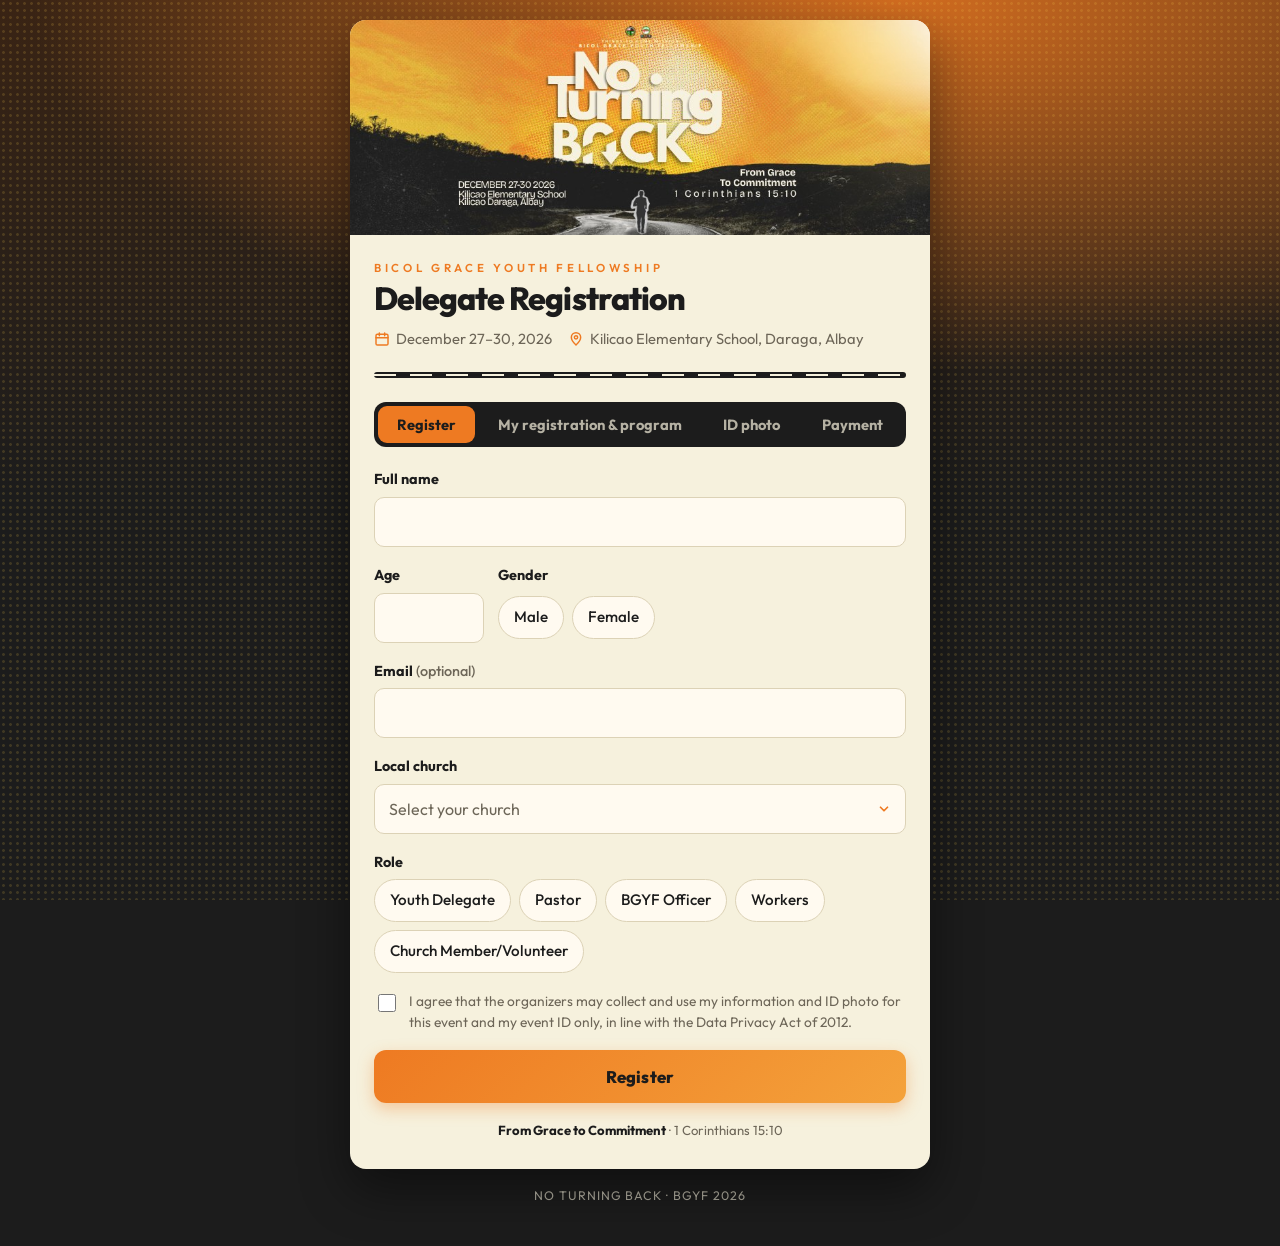
<file: index.html>
<!doctype html>
<html lang="en">
<head>
<meta charset="utf-8">
<meta name="viewport" content="width=device-width, initial-scale=1">
<title>Register · No Turning Back · BGYF 2026</title>
<meta name="description" content="Register for No Turning Back: From Grace to Commitment. Bicol Grace Youth Fellowship, December 27–30, 2026, Kilicao Elementary School, Daraga, Albay.">
<meta name="theme-color" content="#1c1c1c">
<meta property="og:title" content="No Turning Back · BGYF 2026 Registration">
<meta property="og:description" content="December 27–30, 2026 · Kilicao Elementary School, Kilicao, Daraga, Albay">
<meta property="og:image" content="assets/banner.jpg">
<link rel="icon" type="image/png" href="assets/favicon.png">
<link rel="apple-touch-icon" href="assets/icon-192.png">
<link rel="preconnect" href="https://fonts.googleapis.com">
<link rel="preconnect" href="https://fonts.gstatic.com" crossorigin>
<link href="https://fonts.googleapis.com/css2?family=Outfit:wght@400;500;600;700;800&display=swap" rel="stylesheet">
<link rel="stylesheet" href="style.css?v=15">
</head>
<body>
<main class="card">
    <img class="banner" src="assets/banner.jpg" width="851" height="315"
         alt="No Turning Back: From Grace to Commitment, 1 Corinthians 15:10. Bicol Grace Youth Fellowship, December 27–30, 2026, Kilicao Elementary School, Kilicao, Daraga, Albay.">

    <div class="content">
    <header>
        <p class="org">Bicol Grace Youth Fellowship</p>
        <h1>Delegate Registration</h1>
        <ul class="meta">
            <li>
                <svg width="16" height="16" viewBox="0 0 24 24" fill="none" stroke="currentColor" stroke-width="2.2" stroke-linecap="round" aria-hidden="true"><rect x="3" y="5" width="18" height="16" rx="2"/><path d="M3 10h18M8 3v4M16 3v4"/></svg>
                December 27–30, 2026
            </li>
            <li>
                <svg width="16" height="16" viewBox="0 0 24 24" fill="none" stroke="currentColor" stroke-width="2.2" stroke-linecap="round" aria-hidden="true"><path d="M12 21s-7-6.2-7-11.5A7 7 0 0 1 19 9.5C19 14.8 12 21 12 21z"/><circle cx="12" cy="9.5" r="2.5"/></svg>
                Kilicao Elementary School, Daraga, Albay
            </li>
        </ul>
    </header>

    <div class="road" aria-hidden="true"></div>

    <div class="tabs" role="tablist">
        <button type="button" role="tab" id="t-register" aria-selected="true" aria-controls="tab-register">Register</button>
        <button type="button" role="tab" id="t-check" aria-selected="false" aria-controls="tab-check">My registration &amp; program</button>
        <button type="button" role="tab" id="t-photo" aria-selected="false" aria-controls="tab-photo">ID photo</button>
        <button type="button" role="tab" id="t-pay" aria-selected="false" aria-controls="tab-pay">Payment</button>
    </div>

    <!-- ============ CHECK REGISTRATION / PROGRAM ============ -->
    <section id="tab-check" role="tabpanel" aria-labelledby="t-check" hidden>
        <div id="me" hidden>
            <div id="me-cards"></div>
            <p class="logout"><button type="button" class="linkbtn" id="logout">Not you? Log out</button></p>
            <div id="saved" class="saved" hidden role="status"></div>

            <!-- ===== EDIT PROFILE ===== -->
            <div id="edit" class="edit" hidden>
                <h2>Edit profile</h2>
                <p class="hint left" id="edit-for"></p>

                <form id="editform" novalidate>
                    <label class="field">
                        <span>Full name</span>
                        <input type="text" name="full_name" maxlength="120" autocomplete="name" required>
                        <small class="err" data-for="full_name"></small>
                    </label>
                    <div class="row">
                        <label class="field">
                            <span>Age</span>
                            <input type="number" name="age" min="5" max="100" inputmode="numeric" required>
                            <small class="err" data-for="age"></small>
                        </label>
                        <fieldset class="field">
                            <span>Gender</span>
                            <div class="seg" id="e-gender"></div>
                            <small class="err" data-for="sex"></small>
                        </fieldset>
                    </div>
                    <label class="field">
                       <span>Email <em class="opt">(optional)</em></span>
                        <input type="email" name="email" maxlength="160" autocomplete="email">                        
                        <small class="err" data-for="email"></small>
                    </label>
                    <label class="field">
                        <span>Local church</span>
                        <select name="local_church" id="e-church" required></select>
                        <input type="text" name="local_church_other" id="e-church-other" maxlength="160" placeholder="Type your church" hidden>
                        <small class="err" data-for="local_church"></small>
                    </label>
                    <fieldset class="field">
                        <span>Role</span>
                        <div class="roles" id="e-role"></div>
                        <small class="err" data-for="role"></small>
                    </fieldset>
                    <p class="hint left">If you change your name or church, use the new ones the next time you log in.</p>
                    <div class="alert" id="e-alert" hidden role="alert"></div>
                    <div class="btn-row">
                        <button class="btn" type="submit" id="e-submit">Save changes</button>
                        <button class="btn ghost" type="button" data-cancel>Cancel</button>
                    </div>
                </form>
            </div>

            <h2 class="prog-title">Event Program</h2>
            <p class="hint left" id="prog-updated"></p>
            <div class="daytabs" id="daytabs" role="tablist"></div>
            <ol class="timeline" id="timeline"></ol>
        </div>

        <form id="lookup" novalidate>
            <p class="hint left">Log in with your name and church exactly as you registered to see your registration code and the event program.</p>
            <label class="field">
                <span>Full name</span>
                <input type="text" name="full_name" maxlength="120" autocomplete="name" required>
                <small class="err" data-for="full_name"></small>
            </label>
            <label class="field">
                <span>Local church</span>
                <select name="local_church" id="l-church" required></select>
                <input type="text" name="local_church_other" id="l-church-other" maxlength="160" placeholder="Type your church" hidden>
                <small class="err" data-for="local_church"></small>
            </label>
            <div id="l-alert" class="alert" hidden role="alert"></div>
            <button class="btn" type="submit" id="l-submit">Log in</button>
        </form>
    </section>

    <!-- ============ ID PHOTO ============ -->
    <section id="tab-photo" role="tabpanel" aria-labelledby="t-photo" hidden>
        <h2>ID photo</h2>
        <p class="hint left">Upload a portrait or selfie for your event ID badge. You can replace it any time before the event.</p>

        <div id="ph-out" class="ph-out">
            <p>Log in with your name and church first, so we know whose ID this is.</p>
            <button class="btn" type="button" id="ph-login">Log in</button>
            <p class="hint">Not registered yet? <button type="button" class="linkbtn" id="ph-register">Register first</button></p>
        </div>

        <form id="photoform" novalidate hidden>
            <label class="field" id="ph-who-wrap" hidden>
                <span>Upload for</span>
                <select id="ph-who"></select>
            </label>
            <div class="ph-for">
                <b id="ph-name"></b>
                <span id="ph-code"></span>
            </div>
            <p class="photo-status" id="ph-status"></p>

            <div class="field">
                <span>Your photo</span>
                <label class="photo-pick" for="photo">
                    <img class="photo-sample" id="photo-sample" alt="" hidden>
                    <img class="photo-preview" id="photo-preview" alt="Your ID photo" hidden>
                    <span class="photo-ph" id="photo-ph">
                        <svg width="28" height="28" viewBox="0 0 24 24" fill="none" stroke="currentColor" stroke-width="1.8" stroke-linecap="round" stroke-linejoin="round" aria-hidden="true"><path d="M4 8h3l2-3h6l2 3h3v11H4z"/><circle cx="12" cy="13" r="3.5"/></svg>
                        <b>Take a selfie or choose a photo</b>
                        <small>JPG or PNG, up to 5 MB</small>
                    </span>
                </label>
                <input type="file" id="photo" name="photo" accept="image/*" class="photo-input">
                <p class="photo-tips">Face the camera, head and shoulders, plain background. No sunglasses, caps or filters.</p>
                <small class="err" data-for="photo"></small>
            </div>

            <div class="alert" id="ph-alert" hidden role="alert"></div>
            <div class="saved" id="ph-saved" hidden role="status"></div>
            <button class="btn" type="submit" id="ph-submit">Upload photo</button>
        </form>

        <div class="badge-box" id="badge-box" hidden>
            <h2>Event badge</h2>
            <p class="hint left">Your ID badge with your photo, name, church, role and registration no. It is made on this phone and is not saved online. Size: 2.25 &times; 3.5 in.</p>
            <p class="photo-status missing" id="badge-need" hidden>Upload your ID photo first to make your badge.</p>
            <button class="btn" type="button" id="badge-make">Make my event badge</button>
            <div class="badge-out" id="badge-out" hidden>
                <img id="badge-img" alt="Your event badge">
                <a class="btn" id="badge-dl" download>Download PNG</a>
                <p class="hint">On iPhone, if the download doesn't start, press and hold the badge and tap <b>Save to Photos</b>.</p>
            </div>
            <div class="alert" id="badge-alert" hidden role="alert"></div>
        </div>
    </section>

    <!-- ============ PAYMENT ============ -->
    <section id="tab-pay" role="tabpanel" aria-labelledby="t-pay" hidden>
        <h2>Payment</h2>
        <p class="hint left">Registration fee is <b>&#8369;<span class="fee">400</span> per Youth Delegate</b>. Pastors, BGYF Officers, Workers and Church Members/Volunteers don't pay a fee. Pay through GCash or in cash over the counter, for yourself or for a group of delegates.</p>

        <fieldset class="field pay-method">
            <span>How will you pay?</span>
            <div class="seg">
                <label><input type="radio" name="pay_method" value="gcash" checked><span>GCash</span></label>
                <label><input type="radio" name="pay_method" value="otc"><span>Over the counter (cash)</span></label>
            </div>
        </fieldset>

        <div class="otc-info" id="otc-info" hidden>
            <b>Paying in cash</b>
            <!-- EDIT: where and when people can pay in cash -->
            <p>Pay &#8369;400 per Youth Delegate in cash to the BGYF registration team. Tell us below who you are paying for, then bring the exact amount. Your pass will show <b>Paid</b> once the team records your payment.</p>
        </div>

        <div class="gcash" id="gcash-box">
            <img src="assets/gcash-qr.jpg" width="560" height="695" alt="GCash QR code for the registration fee">
            <dl>
                <div><dt>GCash number</dt><dd><span id="gcash-no">+63 963 087 ••••</span></dd></div>
                <div><dt>Account name</dt><dd>PR******A R.</dd></div>
            </dl>
            <a class="copy save-qr" href="assets/gcash-qr.jpg" download="BGYF-2026-GCash-QR.jpg">Save QR image</a>
            <p class="hint left">Paying on this phone? Save the QR image, then in GCash tap <b>Pay QR</b> and upload it from your gallery. Before you pay, check that the account name and number match.</p>
        </div>

        <div id="pay-done" class="pay-done" hidden aria-live="polite">
            <p class="kicker" id="pd-kicker">Receipt received</p>
            <h2 id="pd-title">Waiting for verification</h2>
            <p id="pd-text">The organizers will check your payment against GCash. Your pass will show <b>Paid</b> once it is verified.</p>
            <dl class="pay-summary">
                <div id="pd-ref-wrap"><dt>Reference No.</dt><dd id="pd-ref"></dd></div>
                <div><dt>Amount</dt><dd id="pd-amount"></dd></div>
            </dl>
            <ul class="pay-people" id="pd-people"></ul>
            <button class="btn ghost" type="button" id="pay-again">Send another payment</button>
        </div>

        <form id="payform" novalidate>
            <fieldset class="field">
                <span>Paying for</span>
                <div class="seg">
                    <label><input type="radio" name="pay_type" value="single" checked><span>Single registration</span></label>
                    <label><input type="radio" name="pay_type" value="multiple"><span>Multiple registrations</span></label>
                </div>
            </fieldset>

            <label class="field" id="pay-count-wrap" hidden>
                <span>Number of registrants</span>
                <input type="number" name="count" id="pay-count" min="2" max="30" value="2" inputmode="numeric">
                <small class="err" data-for="count"></small>
            </label>

            <fieldset class="field">
                <span id="pay-codes-label">Registration code</span>
                <div class="codes" id="pay-codes"></div>
                <p class="photo-tips" id="pay-codes-hint">The 6-digit code on the pass card.</p>
                <small class="err" data-for="codes"></small>
            </fieldset>

            <div class="due">
                <span>Amount to pay</span>
                <b id="pay-due">&#8369;400</b>
                <small id="pay-due-note">1 registrant &times; &#8369;400</small>
            </div>

            <div class="field gcash-only">
                <span>Proof of payment</span>
                <label class="photo-pick receipt-pick" for="pay-receipt">
                    <img class="photo-preview" id="pay-preview" alt="Your receipt" hidden>
                    <span class="photo-ph" id="pay-ph">
                        <svg width="28" height="28" viewBox="0 0 24 24" fill="none" stroke="currentColor" stroke-width="1.8" stroke-linecap="round" stroke-linejoin="round" aria-hidden="true"><path d="M6 3h12v18l-3-2-3 2-3-2-3 2z"/><path d="M9 8h6M9 12h6"/></svg>
                        <b>Upload your GCash receipt</b>
                        <small>Screenshot, up to 5 MB</small>
                    </span>
                </label>
                <input type="file" id="pay-receipt" name="receipt" accept="image/*" class="photo-input">
                <small class="err" data-for="receipt"></small>
            </div>

            <label class="field gcash-only">
                <span>Reference No.</span>
                <input type="text" name="ref" id="pay-ref" maxlength="30" inputmode="numeric" autocomplete="off" placeholder="e.g. 1003 456 789 012">
                <p class="photo-tips">Type it exactly as it appears on your receipt (13 digits for GCash).</p>
                <small class="err" data-for="ref"></small>
            </label>

            <div class="alert" id="pay-alert" hidden role="alert"></div>
            <button class="btn" type="submit" id="pay-submit">Submit payment</button>
        </form>
    </section>

    <!-- ============ REGISTER ============ -->
    <section id="tab-register" role="tabpanel" aria-labelledby="t-register">
    <div id="notice" class="notice" hidden></div>
    <div id="alert" class="alert" hidden role="alert"></div>

    <div id="success" class="success" hidden>
        <p class="kicker">No turning back</p>
        <h2>You're registered!</h2>
        <p>Thank you, <strong id="s-name"></strong>.</p>
        <p>Your registration code:</p>
        <p class="code" id="s-code"></p>
        <p class="hint">Take a screenshot of this page and show it at the registration desk.</p>
        <div class="success-actions">
            <button class="btn" type="button" id="go-photo">Upload your ID photo</button>
            <button class="btn ghost" type="button" id="see-program">View event program</button>
            <button class="btn ghost" type="button" id="again">Register another person</button>
        </div>
    </div>

    <form id="form" novalidate>
        <div class="hp" aria-hidden="true">
            <label>Website <input type="text" name="website" tabindex="-1" autocomplete="off"></label>
        </div>

        <label class="field">
            <span>Full name</span>
            <input type="text" name="full_name" maxlength="120" autocomplete="name" required>
            <small class="err" data-for="full_name"></small>
        </label>

        <div class="row">
            <label class="field">
                <span>Age</span>
                <input type="number" name="age" min="5" max="100" inputmode="numeric" required>
                <small class="err" data-for="age"></small>
            </label>

            <fieldset class="field">
                <span>Gender</span>
                <div class="seg">
                    <label><input type="radio" name="sex" value="Male" required><span>Male</span></label>
                    <label><input type="radio" name="sex" value="Female"><span>Female</span></label>
                </div>
                <small class="err" data-for="sex"></small>
            </fieldset>
        </div>

        <label class="field">
           <span>Email <em class="opt">(optional)</em></span>
            <input type="email" name="email" maxlength="160" autocomplete="email">            
            <small class="err" data-for="email"></small>
        </label>

        <label class="field">
            <span>Local church</span>
            <select name="local_church" id="church" required>
                <option value="" selected disabled>Select your church</option>
                <option>Adiangao</option>
                <option>Bonbon</option> 
                <option>Bicol Grace Bible Institute</option>
                <option>Bicol Grace Gospel Fellowship</option>
                <option>Caguscos</option>
                <option>Cadcad</option>
                <option>Daraga</option>
                <option>Garchitorena</option>
                <option>Guinobatan</option>
                <option>Jovellar</option>
                <option>Ligao</option>
                <option>Mampirao</option>
                <option>Nogpo</option>
                <option>Tabaco</option>
                <option value="__other">Other (not listed)</option>
            </select>
            <input type="text" name="local_church_other" id="church-other" maxlength="160" placeholder="Type your church" hidden>
            <small class="err" data-for="local_church"></small>
        </label>

        <fieldset class="field">
            <span>Role</span>
            <div class="roles">
                <label><input type="radio" name="role" value="Youth Delegate" required><span>Youth Delegate</span></label>
                <label><input type="radio" name="role" value="Pastor"><span>Pastor</span></label>
                <label><input type="radio" name="role" value="BGYF Officer"><span>BGYF Officer</span></label>
                <label><input type="radio" name="role" value="Workers"><span>Workers</span></label>
                <label><input type="radio" name="role" value="Church Member/Volunteer"><span>Church Member/Volunteer</span></label>
            </div>
            <small class="err" data-for="role"></small>
        </fieldset>

        <label class="consent">
            <input type="checkbox" name="consent" value="1">
            <span>I agree that the organizers may collect and use my information and ID photo for this event and my event ID only, in line with the Data Privacy Act of 2012.</span>
        </label>
        <small class="err" data-for="consent"></small>

        <button class="btn" type="submit" id="submit">Register</button>
    </form>
    </section>

    <p class="verse"><b>From Grace to Commitment</b> · 1 Corinthians 15:10</p>
    </div>
</main>
<footer>NO TURNING BACK · BGYF 2026</footer>
<script src="config.js?v=15"></script>
<script src="badge.js?v=15"></script>
<script src="program.js?v=15"></script>
<script src="app.js?v=15"></script>
</body>
</html>
</file>
<file: style.css>
/* No Turning Back · BGYF 2026 — theme from the event poster */
:root {
    --asphalt: #1c1c1c;
    --asphalt-2: #2a2a2a;
    --orange: #ee7a22;
    --orange-2: #f4a23b;
    --sun: #f6cb4c;
    --cream: #f6f1dd;
    --cream-2: #fffaf0;
    --ink: #1c1c1c;
    --muted: #6d6658;
    --line: #dcd2b6;
    --bad: #b42318;
    --bad-soft: #fde8e4;
    --radius: 16px;
    --font: "Outfit", system-ui, -apple-system, "Segoe UI", Roboto, sans-serif;
}

* { box-sizing: border-box; }

html { background: var(--asphalt); }

body {
    margin: 0;
    min-height: 100vh;
    color: var(--ink);
    font: 16px/1.5 var(--font);
    padding: 20px 16px 40px;
    background:
        radial-gradient(rgba(246, 203, 76, .16) 1.2px, transparent 1.6px) 0 0 / 7px 7px,
        radial-gradient(ellipse 90% 55% at 70% 0%, rgba(238, 122, 34, .85), rgba(238, 122, 34, .25) 55%, transparent 75%),
        linear-gradient(180deg, #3a2414 0%, var(--asphalt) 55%);
    background-attachment: fixed;
}

.card {
    max-width: 580px;
    margin: 0 auto;
    background: var(--cream);
    border-radius: var(--radius);
    overflow: hidden;
    box-shadow: 0 20px 50px rgba(0, 0, 0, .45), 0 2px 0 rgba(255, 255, 255, .25) inset;
}

.banner { display: block; width: 100%; height: auto; aspect-ratio: 851 / 315; object-fit: cover; background: var(--orange); }

.content { padding: 24px 24px 28px; }

.org {
    margin: 0;
    font-size: .72rem;
    font-weight: 600;
    letter-spacing: .32em;
    text-transform: uppercase;
    color: var(--orange);
}

h1 {
    margin: 6px 0 0;
    font-size: 2rem;
    font-weight: 800;
    line-height: 1.05;
    letter-spacing: -.03em;
}
h2 { margin: 0 0 6px; font-size: 1.5rem; font-weight: 800; letter-spacing: -.02em; }

.meta {
    display: flex;
    flex-wrap: wrap;
    gap: 6px 16px;
    margin: 12px 0 0;
    padding: 0;
    list-style: none;
    color: var(--muted);
    font-size: .92rem;
}
.meta li { display: flex; align-items: center; gap: 6px; }
.meta svg { flex: none; color: var(--orange); }

.road {
    height: 6px;
    margin: 22px 0 24px;
    border-radius: 3px;
    background:
        repeating-linear-gradient(90deg, var(--cream) 0 22px, transparent 22px 36px) center / 100% 2px no-repeat,
        var(--asphalt);
}

form { display: grid; gap: 18px; }

.field { display: grid; gap: 6px; border: 0; padding: 0; margin: 0; min-width: 0; }
.field > span { font-weight: 700; font-size: .9rem; }

input[type=text], input[type=email], input[type=number], select {
    width: 100%;
    font: inherit;
    padding: 12px 14px;
    border: 1.5px solid var(--line);
    border-radius: 10px;
    background: var(--cream-2);
    color: var(--ink);
    transition: border-color .15s, box-shadow .15s;
}
select {
    appearance: none;
    -webkit-appearance: none;
    cursor: pointer;
    padding-right: 40px;
    background-image: url("data:image/svg+xml,%3Csvg xmlns='http://www.w3.org/2000/svg' width='14' height='14' viewBox='0 0 24 24' fill='none' stroke='%23ee7a22' stroke-width='3' stroke-linecap='round' stroke-linejoin='round'%3E%3Cpath d='M6 9l6 6 6-6'/%3E%3C/svg%3E");
    background-repeat: no-repeat;
    background-position: right 14px center;
}
select:invalid { color: var(--muted); }
select option { color: var(--ink); }
#church-other { margin-top: 2px; }
input:focus, select:focus { outline: none; border-color: var(--orange); box-shadow: 0 0 0 4px rgba(238, 122, 34, .2); }

.row { display: grid; grid-template-columns: 110px 1fr; gap: 14px; }

/* Radio pills */
.seg, .roles { display: flex; flex-wrap: wrap; gap: 8px; }
.seg label, .roles label { position: relative; cursor: pointer; }
.seg input, .roles input { position: absolute; opacity: 0; pointer-events: none; }
.seg span, .roles span {
    display: inline-block;
    padding: 9px 15px;
    border: 1.5px solid var(--line);
    border-radius: 999px;
    font-size: .95rem;
    font-weight: 500;
    background: var(--cream-2);
    user-select: none;
    transition: background .15s, color .15s, border-color .15s;
}
.seg label:hover span, .roles label:hover span { border-color: var(--orange); }
.seg input:checked + span, .roles input:checked + span {
    background: var(--asphalt); border-color: var(--asphalt); color: var(--cream);
}
.seg input:focus-visible + span, .roles input:focus-visible + span { outline: 3px solid var(--orange); outline-offset: 2px; }

.consent { display: flex; gap: 10px; align-items: flex-start; font-size: .86rem; color: var(--muted); cursor: pointer; }
.consent input { margin-top: 3px; width: 18px; height: 18px; flex: none; accent-color: var(--orange); }

.err { color: var(--bad); font-size: .85rem; font-weight: 500; }
.err:empty { display: none; }
.alert { background: var(--bad-soft); color: var(--bad); padding: 12px 14px; border-radius: 10px; margin-bottom: 16px; }
.notice { background: var(--asphalt); color: var(--cream); padding: 18px; border-radius: 12px; text-align: center; font-weight: 600; }

.btn {
    display: inline-flex;
    align-items: center;
    justify-content: center;
    gap: 8px;
    font: inherit;
    font-weight: 800;
    font-size: 1.05rem;
    letter-spacing: .01em;
    padding: 14px 20px;
    border-radius: 12px;
    border: 0;
    background: linear-gradient(135deg, var(--orange), var(--orange-2));
    color: var(--asphalt);
    cursor: pointer;
    box-shadow: 0 6px 16px rgba(238, 122, 34, .35);
    transition: transform .1s, box-shadow .15s;
}
.btn:hover { box-shadow: 0 8px 22px rgba(238, 122, 34, .5); }
.btn:active { transform: translateY(1px); }
.btn:focus-visible { outline: 3px solid var(--asphalt); outline-offset: 3px; }
.btn.ghost { background: transparent; color: var(--ink); border: 1.5px solid var(--asphalt); box-shadow: none; font-size: .95rem; }
.btn:disabled { opacity: .6; cursor: wait; }

/* Success */
.success { text-align: center; }
.success .kicker { margin: 0; color: var(--orange); font-weight: 700; letter-spacing: .2em; text-transform: uppercase; font-size: .75rem; }
.success .code {
    font: 700 1.9rem/1 ui-monospace, "SF Mono", Menlo, Consolas, monospace;
    letter-spacing: .08em;
    margin: 10px 0 14px;
    padding: 20px 16px 26px;
    border-radius: 12px;
    color: var(--cream);
    background:
        repeating-linear-gradient(90deg, var(--cream) 0 18px, transparent 18px 30px) center bottom 10px / 100% 2px no-repeat,
        var(--asphalt);
}
.hint { color: var(--muted); font-size: .9rem; margin-bottom: 20px; }

.verse { margin: 18px 0 0; text-align: center; font-size: .82rem; color: var(--muted); }
.verse b { color: var(--ink); }

footer { max-width: 580px; margin: 18px auto 0; text-align: center; color: rgba(246, 241, 221, .55); font-size: .78rem; letter-spacing: .08em; }

.hp { position: absolute; left: -9999px; width: 1px; height: 1px; overflow: hidden; }

[hidden] { display: none !important; }

@media (max-width: 480px) {
    body { padding: 0 0 32px; }
    .card { border-radius: 0 0 var(--radius) var(--radius); }
    .content { padding: 22px 18px 26px; }
    h1 { font-size: 1.75rem; }
    .row { grid-template-columns: 1fr; }
}

/* ---------- Tabs ---------- */
.tabs {
    display: grid;
    grid-template-columns: repeat(4, auto);
    gap: 4px;
    padding: 4px;
    margin-bottom: 22px;
    background: var(--asphalt);
    border-radius: 12px;
}
.tabs button {
    font: inherit;
    font-weight: 700;
    font-size: .92rem;
    line-height: 1.2;
    padding: 10px 8px;
    border: 0;
    border-radius: 9px;
    background: transparent;
    color: rgba(246, 241, 221, .7);
    cursor: pointer;
}
.tabs button[aria-selected="true"] { background: var(--orange); color: var(--asphalt); }
.tabs button:focus-visible { outline: 3px solid var(--sun); outline-offset: 1px; }

.hint.left { text-align: left; margin: 0 0 4px; }
.success-actions { display: grid; gap: 10px; justify-items: center; }

/* ---------- Pass card ---------- */
.pass {
    background: var(--asphalt);
    color: var(--cream);
    border-radius: 14px;
    padding: 18px 18px 16px;
    margin-bottom: 12px;
    text-align: center;
}
.pass .kicker { margin: 0; color: var(--orange-2); font-weight: 700; letter-spacing: .2em; text-transform: uppercase; font-size: .72rem; }
.pass-name { margin: 4px 0 0; font-size: 1.3rem; font-weight: 800; letter-spacing: -.01em; }
.pass .code {
    font: 700 1.7rem/1 ui-monospace, "SF Mono", Menlo, Consolas, monospace;
    letter-spacing: .08em;
    margin: 12px 0;
    padding: 14px 0 20px;
    background: repeating-linear-gradient(90deg, var(--cream) 0 18px, transparent 18px 30px) center bottom 4px / 100% 2px no-repeat;
}
.pass-meta { display: grid; grid-template-columns: repeat(3, 1fr); gap: 8px; margin: 0; text-align: left; }
.pass-meta div { min-width: 0; }
.pass-meta dt { font-size: .7rem; text-transform: uppercase; letter-spacing: .12em; color: rgba(246, 241, 221, .55); }
.pass-meta dd { margin: 2px 0 0; font-size: .88rem; font-weight: 600; overflow-wrap: anywhere; }

.logout { text-align: center; margin: 0 0 8px; }
.linkbtn { background: none; border: 0; padding: 4px; font: inherit; font-size: .88rem; color: var(--muted); text-decoration: underline; cursor: pointer; }

/* ---------- Program ---------- */
.prog-title { margin: 26px 0 2px; }

.daytabs {
    display: grid;
    grid-template-columns: repeat(4, 1fr);
    gap: 6px;
    margin: 14px 0 6px;
}
.daytabs button {
    display: grid;
    gap: 1px;
    font: inherit;
    padding: 9px 4px;
    border: 1.5px solid var(--line);
    border-radius: 10px;
    background: var(--cream-2);
    color: var(--ink);
    cursor: pointer;
}
.daytabs b { font-size: .95rem; font-weight: 800; }
.daytabs span { font-size: .72rem; color: var(--muted); }
.daytabs button[aria-selected="true"] { background: var(--asphalt); border-color: var(--asphalt); color: var(--cream); }
.daytabs button[aria-selected="true"] span { color: var(--orange-2); }
.daytabs button:focus-visible { outline: 3px solid var(--orange); outline-offset: 2px; }

.timeline { list-style: none; margin: 10px 0 0; padding: 0; position: relative; }
.timeline::before {
    content: "";
    position: absolute;
    left: 84px;
    top: 6px;
    bottom: 6px;
    width: 2px;
    background: repeating-linear-gradient(180deg, var(--line) 0 8px, transparent 8px 14px);
}
.timeline > li {
    display: grid;
    grid-template-columns: 70px 1fr;
    gap: 28px;
    padding: 9px 0;
    position: relative;
}
.timeline > li::before {
    content: "";
    position: absolute;
    left: 79px;
    top: 15px;
    width: 10px;
    height: 10px;
    border-radius: 50%;
    background: var(--cream);
    border: 2px solid var(--orange);
}
.timeline .time { font-size: .8rem; font-weight: 700; color: var(--muted); text-align: right; padding-top: 2px; white-space: nowrap; font-variant-numeric: tabular-nums; }
.tl-title { margin: 0; font-weight: 700; line-height: 1.3; }
.tl-by { margin: 2px 0 0; font-size: .86rem; color: var(--muted); }
.timeline .hl .tl-title { color: var(--orange); }
.timeline .hl::before { background: var(--orange); }

.timeline details { margin-top: 6px; }
.timeline summary {
    display: inline-block;
    font-size: .8rem;
    font-weight: 700;
    color: var(--orange);
    cursor: pointer;
    list-style: none;
}
.timeline summary::-webkit-details-marker { display: none; }
.timeline summary::after { content: " ▾"; }
.timeline details[open] summary::after { content: " ▴"; }
.timeline details ul {
    margin: 8px 0 0;
    padding: 10px 12px 10px 28px;
    background: var(--cream-2);
    border: 1px solid var(--line);
    border-radius: 10px;
    font-size: .86rem;
}
.timeline details ul ul { margin: 4px 0 2px; padding: 0 0 0 18px; background: none; border: 0; }
.timeline details li { padding: 1px 0; }

@media (max-width: 480px) {
    .timeline::before { left: 75px; }
    .timeline > li { grid-template-columns: 62px 1fr; gap: 28px; }
    .timeline > li::before { left: 70px; }
    .pass-meta { grid-template-columns: 1fr 1fr; }
}

/* ---------- Edit profile ---------- */
.btn.small-dark {
    margin-top: 14px;
    padding: 8px 16px;
    font-size: .88rem;
    background: transparent;
    color: var(--cream);
    border: 1.5px solid rgba(246, 241, 221, .45);
    box-shadow: none;
}
.btn.small-dark:hover { border-color: var(--orange-2); color: var(--orange-2); box-shadow: none; }

.edit {
    margin: 6px 0 10px;
    padding: 18px;
    border: 1.5px solid var(--line);
    border-radius: 14px;
    background: rgba(255, 250, 240, .6);
}
.edit h2 { margin-bottom: 2px; }
.edit form { margin-top: 12px; }
.btn-row { display: grid; grid-template-columns: 1fr auto; gap: 10px; }

.saved {
    margin: 0 0 12px;
    padding: 10px 14px;
    border-radius: 10px;
    background: #e5f3e9;
    color: #1f6b43;
    font-weight: 600;
    text-align: center;
}

.opt { font-style: normal; font-weight: 500; color: var(--muted); }
/* ---------- ID photo ---------- */
.photo-input {
    position: absolute;
    width: 1px;
    height: 1px;
    opacity: 0;
    pointer-events: none;
}
.photo-pick {
    display: grid;
    place-items: center;
    width: 160px;
    aspect-ratio: 3 / 4;
    border: 1.5px dashed var(--line);
    border-radius: 12px;
    background: var(--cream-2);
    overflow: hidden;
    cursor: pointer;
    transition: border-color .15s;
}
.photo-pick:hover { border-color: var(--orange); }
.photo-input:focus-visible + .photo-tips,
.photo-input:focus-visible ~ .err { outline: none; }
.field:focus-within .photo-pick { border-color: var(--orange); box-shadow: 0 0 0 4px rgba(238, 122, 34, .2); }
.photo-preview { width: 100%; height: 100%; object-fit: cover; display: block; }
.photo-ph {
    display: grid;
    justify-items: center;
    gap: 4px;
    padding: 12px;
    text-align: center;
    color: var(--muted);
}
.photo-ph svg { color: var(--orange); }
.photo-ph b { color: var(--ink); font-size: .88rem; line-height: 1.25; }
.photo-ph small { font-size: .75rem; }
.photo-tips { margin: 2px 0 0; font-size: .82rem; color: var(--muted); }
.photo-status { margin: 0 0 4px; font-size: .86rem; color: var(--muted); }
.photo-status.missing { color: var(--bad); font-weight: 600; }
.pass-meta dd.missing { color: var(--orange-2); }
.pass-meta { grid-template-columns: 1fr 1fr; }


/* ---------- ID photo tab ---------- */
#tab-photo h2 { margin-bottom: 4px; }
.ph-out {
    display: grid;
    gap: 12px;
    justify-items: center;
    margin-top: 16px;
    padding: 22px 18px;
    border: 1.5px dashed var(--line);
    border-radius: 14px;
    text-align: center;
}
.ph-out p { margin: 0; }
.ph-for {
    display: grid;
    gap: 2px;
    padding: 12px 14px;
    border-radius: 12px;
    background: var(--asphalt);
    color: var(--cream);
}
.ph-for b { font-size: 1.05rem; }
.ph-for span { font-size: .82rem; color: rgba(246, 241, 221, .7); font-family: ui-monospace, Menlo, Consolas, monospace; }
#photoform { margin-top: 16px; }
.photo-status.done { color: #1f6b43; font-weight: 600; }
.pass-actions { display: flex; flex-wrap: wrap; justify-content: center; gap: 8px; margin-top: 14px; }
.pass-actions .btn.small-dark { margin-top: 0; }
.btn.small-dark.accent { background: var(--orange); border-color: var(--orange); color: var(--asphalt); }
.btn.small-dark.accent:hover { color: var(--asphalt); filter: brightness(1.08); }

/* ---------- Sample photo (shown until a real one is uploaded) ---------- */
.photo-pick { position: relative; }
.photo-sample, .photo-pick .photo-preview { position: absolute; inset: 0; width: 100%; height: 100%; object-fit: cover; }
.photo-sample { opacity: .55; }
.photo-pick .photo-preview { z-index: 2; }
.photo-ph { position: relative; z-index: 1; }
.photo-pick.with-sample { border-style: solid; }
.photo-pick.with-sample .photo-ph {
    align-self: end;
    width: 100%;
    padding: 10px 8px;
    background: rgba(28, 28, 28, .78);
    color: rgba(246, 241, 221, .8);
}
.photo-pick.with-sample .photo-ph b { color: var(--cream); font-size: .8rem; }
.photo-pick.with-sample .photo-ph svg { display: none; }

.pass-avatar {
    position: relative;
    width: 84px;
    margin: 0 auto 12px;
    aspect-ratio: 3 / 4;
    border-radius: 10px;
    overflow: hidden;
    border: 2px solid rgba(246, 241, 221, .25);
}
.pass-avatar img { width: 100%; height: 100%; object-fit: cover; display: block; }
.pass-avatar span {
    position: absolute;
    left: 0;
    right: 0;
    bottom: 0;
    padding: 2px 0;
    background: rgba(28, 28, 28, .75);
    color: var(--orange-2);
    font-size: .62rem;
    font-weight: 700;
    letter-spacing: .14em;
    text-transform: uppercase;
}

/* ---------- Real photo on the profile ---------- */
.pass-avatar { width: 96px; }
.pass-avatar.own { border-color: var(--orange-2); }
.pass-avatar.loading img { opacity: .5; }
.pass-avatar span[hidden] { display: none; }
.photo-pick.current .photo-sample { opacity: 1; }


/* ---------- Four tabs: 2 x 2 on phones ---------- */
@media (max-width: 480px) {
    .tabs { grid-template-columns: 1fr 1fr; }
}

/* ---------- Payment tab ---------- */
#tab-pay h2 { margin-bottom: 4px; }
.gcash {
    display: grid;
    gap: 12px;
    margin: 16px 0 20px;
    padding: 16px;
    border-radius: 14px;
    background: #0a5fde;
    color: #fff;
}
.gcash img {
    width: 100%;
    max-width: 300px;
    height: auto;
    margin: 0 auto;
    display: block;
    border-radius: 12px;
    background: #fff;
}
.gcash dl { display: grid; gap: 8px; margin: 0; }
.gcash dl div { display: flex; justify-content: space-between; align-items: center; gap: 10px; flex-wrap: wrap; }
.gcash dt { font-size: .78rem; text-transform: uppercase; letter-spacing: .1em; opacity: .8; }
.gcash dd { margin: 0; font-weight: 700; font-size: 1.05rem; font-variant-numeric: tabular-nums; display: flex; align-items: center; gap: 8px; }
.gcash .hint { color: rgba(255, 255, 255, .85); margin: 0; }
.copy {
    font: inherit;
    font-size: .78rem;
    font-weight: 700;
    padding: 4px 10px;
    border-radius: 999px;
    border: 1.5px solid rgba(255, 255, 255, .7);
    background: transparent;
    color: #fff;
    cursor: pointer;
}
.copy:hover { background: rgba(255, 255, 255, .15); }

.codes { display: grid; gap: 8px; }
.codes.many { grid-template-columns: 1fr 1fr; }
.codes input { font-variant-numeric: tabular-nums; letter-spacing: .04em; }

.due {
    display: grid;
    grid-template-columns: 1fr auto;
    align-items: baseline;
    gap: 0 12px;
    padding: 14px 16px;
    border-radius: 12px;
    background: var(--asphalt);
    color: var(--cream);
}
.due span { font-weight: 600; }
.due b { font-size: 1.6rem; color: var(--orange-2); font-variant-numeric: tabular-nums; }
.due small { grid-column: 1 / -1; color: rgba(246, 241, 221, .65); font-size: .82rem; }

.receipt-pick { width: 100%; max-width: 220px; aspect-ratio: 9 / 16; }
.receipt-pick .photo-preview { object-fit: contain; background: #fff; }

.pay-done {
    margin-top: 4px;
    padding: 20px 18px;
    border-radius: 14px;
    background: var(--asphalt);
    color: var(--cream);
    text-align: center;
}
.pay-done .kicker { margin: 0; color: var(--orange-2); font-weight: 700; letter-spacing: .2em; text-transform: uppercase; font-size: .72rem; }
.pay-done h2 { margin: 4px 0 8px; }
.pay-done p { margin: 0 0 14px; color: rgba(246, 241, 221, .8); font-size: .92rem; }
.pay-summary { display: grid; grid-template-columns: 1fr 1fr; gap: 8px; margin: 0 0 12px; text-align: left; }
.pay-summary dt { font-size: .7rem; text-transform: uppercase; letter-spacing: .12em; color: rgba(246, 241, 221, .55); }
.pay-summary dd { margin: 2px 0 0; font-weight: 700; font-variant-numeric: tabular-nums; overflow-wrap: anywhere; }
.pay-people { list-style: none; margin: 0 0 16px; padding: 0; text-align: left; border-top: 1px solid rgba(246, 241, 221, .15); }
.pay-people li { display: flex; justify-content: space-between; gap: 10px; padding: 8px 0; border-bottom: 1px solid rgba(246, 241, 221, .15); font-size: .92rem; }
.pay-people span { font-family: ui-monospace, Menlo, Consolas, monospace; color: rgba(246, 241, 221, .7); }
.pay-done .btn.ghost { color: var(--cream); border-color: rgba(246, 241, 221, .5); }
.pass-meta dd.paid { color: #7fd6a3; }

.save-qr { justify-self: center; text-decoration: none; padding: 8px 16px; font-size: .88rem; }

/* ---------- Event badge ---------- */
.badge-box { margin-top: 28px; padding-top: 22px; border-top: 1.5px dashed var(--line); display: grid; gap: 10px; }
.badge-box h2 { margin: 0; }
.badge-box .hint { margin: 0; }
.badge-out { display: grid; gap: 12px; justify-items: center; margin-top: 6px; }
.badge-out img {
    width: 100%;
    max-width: 270px;
    height: auto;
    aspect-ratio: 675 / 1050;
    border-radius: 14px;
    box-shadow: 0 14px 30px rgba(0, 0, 0, .28);
    background: var(--cream-2);
}
.badge-out .btn { text-decoration: none; }

/* ---------- Team on the pass card ---------- */
.pass-meta dd.team::before { content: ""; display: inline-block; width: 10px; height: 10px; margin-right: 6px; border-radius: 50%; background: currentColor; vertical-align: 0; }
.pass-meta dd.team-red { color: #ff8a80; }
.pass-meta dd.team-blue { color: #82b1ff; }
.pass-meta dd.team-yellow { color: #f6cb4c; }
.pass-meta dd.team-green { color: #7fd6a3; }

/* ---------- Over the counter ---------- */
.pay-method { margin-top: 14px; }
.otc-info { margin: 14px 0 20px; padding: 16px; border-radius: 14px; background: var(--asphalt); color: var(--cream); }
.otc-info b { color: var(--orange-2); }
.otc-info p { margin: 6px 0 0; font-size: .92rem; color: rgba(246, 241, 221, .85); }
.otc-info p b { color: var(--cream); }
.pay-summary div[hidden] { display: none; }
</file>
